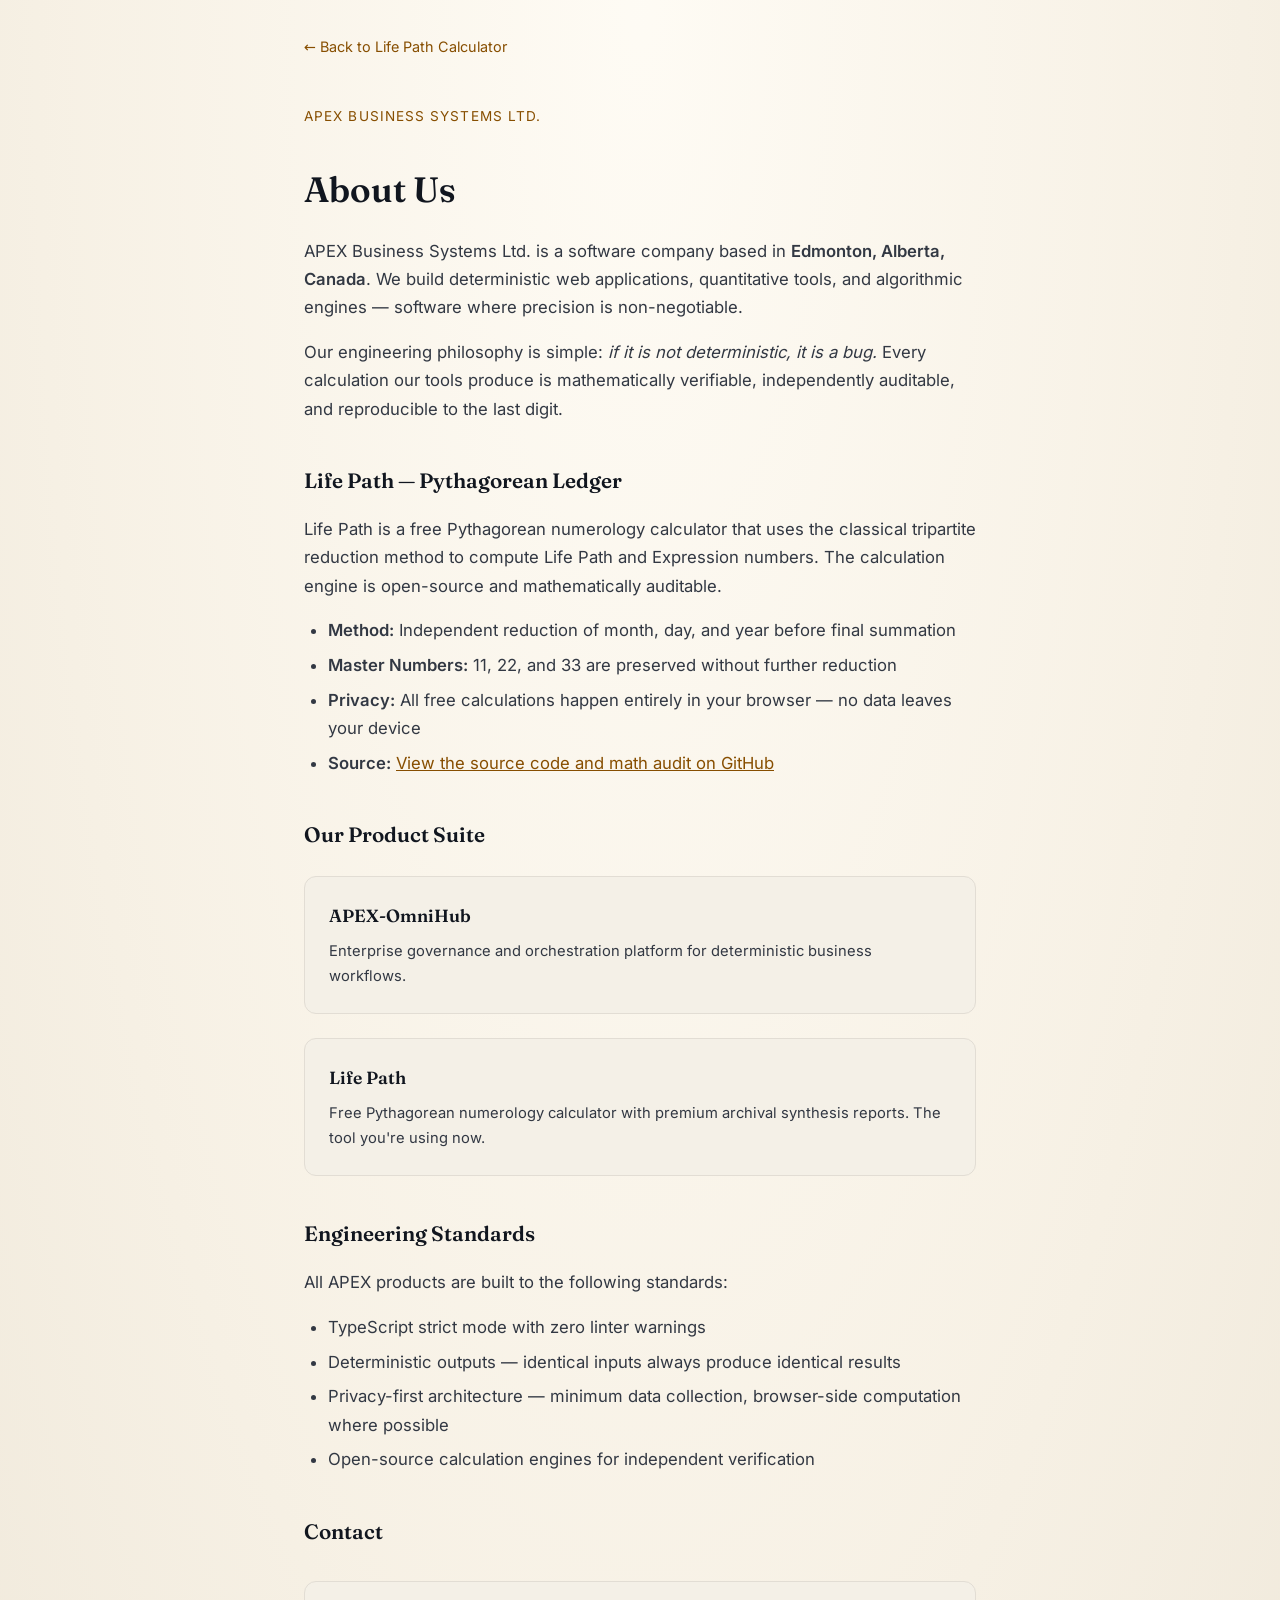
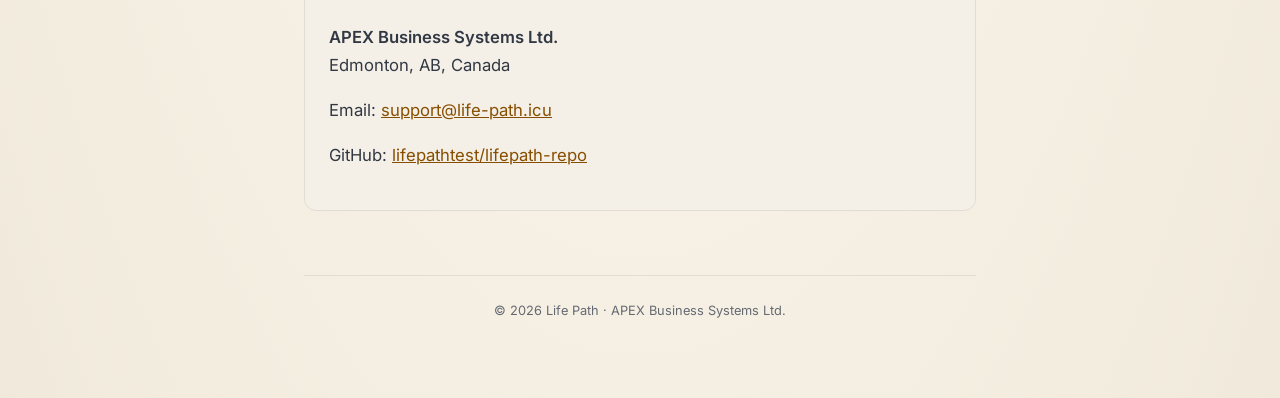
<file: public/about.html>
<!DOCTYPE html>
<html lang="en">
<head>
<meta charset="UTF-8">
<meta name="viewport" content="width=device-width, initial-scale=1.0">
<title>About APEX Business Systems Ltd. — Life Path</title>
<meta name="description" content="APEX Business Systems Ltd. builds deterministic web applications, quantitative tools, and algorithmic engines. Life Path is our Pythagorean numerology calculator.">
<meta name="robots" content="index, follow">
<link rel="canonical" href="https://life-path.icu/about.html">
<link rel="icon" href="/mark.svg" type="image/svg+xml">
<link rel="stylesheet" href="/fonts/fonts.css">

<script type="application/ld+json">
{
  "@context": "https://schema.org",
  "@type": "AboutPage",
  "@id": "https://life-path.icu/about.html",
  "name": "About APEX Business Systems Ltd.",
  "url": "https://life-path.icu/about.html",
  "datePublished": "2026-09-14",
  "dateModified": "2026-09-14",
  "isPartOf": { "@id": "https://life-path.icu/#website" },
  "about": { "@id": "https://life-path.icu/#organization" },
  "breadcrumb": {
    "@type": "BreadcrumbList",
    "itemListElement": [
      { "@type": "ListItem", "position": 1, "name": "Home", "item": "https://life-path.icu/" },
      { "@type": "ListItem", "position": 2, "name": "About", "item": "https://life-path.icu/about.html" }
    ]
  }
}
</script>

<style>
  :root {
    --paper-50:  oklch(0.980 0.008 85);
    --paper-100: oklch(0.955 0.012 85);
    --paper-200: oklch(0.900 0.014 85);
    --ink-900:   oklch(0.200 0.020 262);
    --ink-700:   oklch(0.340 0.020 262);
    --ink-500:   oklch(0.520 0.015 262);
    --brass-600: oklch(0.580 0.120 70);
    --brass-700: oklch(0.480 0.120 70);
    --brass-100: oklch(0.930 0.030 70);

    --color-bg: var(--paper-50);
    --color-surface: var(--paper-100);
    --color-border: var(--paper-200);
    --color-text: var(--ink-900);
    --color-text-muted: var(--ink-500);

    --font-display: 'Fraunces', Georgia, serif;
    --font-body: 'Inter', system-ui, -apple-system, sans-serif;
    --text-base: clamp(0.95rem, 0.92rem + 0.15vw, 1.05rem);
  }

  @supports not (color: oklch(0.98 0.008 85)) {
    :root {
      --paper-50:  #FAF7F0;
      --paper-100: #F3EFE6;
      --paper-200: #E5DFD1;
      --ink-900:   #1C2333;
      --ink-700:   #333C4F;
      --ink-500:   #5E677B;
      --brass-600: #B08A3E;
      --brass-700: #8F6E2E;
      --brass-100: #EFE5CD;
    }
  }

  * { box-sizing: border-box; }
  html { scroll-behavior: smooth; }

  body {
    margin: 0;
    min-height: 100vh;
    background-color: #FAF7F0;
    background-image: radial-gradient(ellipse at 50% 0%, rgba(255,252,245,0.85) 0%, rgba(247,241,229,0.94) 60%, rgba(240,233,219,0.98) 100%);
    color: var(--color-text);
    font-family: var(--font-body);
    font-size: var(--text-base);
    line-height: 1.7;
    -webkit-font-smoothing: antialiased;
  }

  .wrap {
    max-width: 720px;
    margin-inline: auto;
    padding: 2rem 1.5rem 4rem;
  }

  .back-link {
    display: inline-flex;
    align-items: center;
    gap: 0.4rem;
    color: var(--brass-700);
    text-decoration: none;
    font-size: 0.9rem;
    margin-bottom: 2rem;
    transition: color 0.2s;
  }
  .back-link:hover { color: var(--brass-600); }

  h1 {
    font-family: var(--font-display);
    font-size: clamp(1.6rem, 1.4rem + 1vw, 2.2rem);
    font-weight: 600;
    margin: 0 0 0.5rem;
    color: var(--ink-900);
  }

  .subtitle {
    color: var(--brass-700);
    font-size: 0.85rem;
    text-transform: uppercase;
    letter-spacing: 0.08em;
    margin-bottom: 2rem;
  }

  h2 {
    font-family: var(--font-display);
    font-size: 1.3rem;
    font-weight: 600;
    margin: 2.5rem 0 0.75rem;
    color: var(--ink-900);
  }

  p, li { color: var(--ink-700); }

  ul {
    padding-left: 1.5rem;
    margin: 0.75rem 0;
  }
  li { margin-bottom: 0.4rem; }

  a { color: var(--brass-700); }
  a:hover { color: var(--brass-600); }

  .product-card {
    background: var(--color-surface);
    border: 1px solid var(--color-border);
    border-radius: 12px;
    padding: 1.5rem;
    margin: 1.5rem 0;
  }
  .product-card h3 {
    font-family: var(--font-display);
    font-size: 1.1rem;
    font-weight: 600;
    margin: 0 0 0.5rem;
    color: var(--ink-900);
  }
  .product-card p {
    margin: 0;
    font-size: 0.92rem;
  }

  .contact-block {
    background: var(--color-surface);
    border: 1px solid var(--color-border);
    border-radius: 12px;
    padding: 1.5rem;
    margin-top: 2rem;
  }

  .footer-meta {
    margin-top: 4rem;
    padding-top: 1.5rem;
    border-top: 1px solid var(--color-border);
    font-size: 0.8rem;
    color: var(--ink-500);
    text-align: center;
  }
</style>
</head>
<body>
<div class="wrap">
  <a href="/" class="back-link">← Back to Life Path Calculator</a>

  <p class="subtitle">APEX Business Systems Ltd.</p>
  <h1>About Us</h1>

  <p>APEX Business Systems Ltd. is a software company based in <strong>Edmonton, Alberta, Canada</strong>. We build deterministic web applications, quantitative tools, and algorithmic engines — software where precision is non-negotiable.</p>

  <p>Our engineering philosophy is simple: <em>if it is not deterministic, it is a bug.</em> Every calculation our tools produce is mathematically verifiable, independently auditable, and reproducible to the last digit.</p>

  <h2>Life Path — Pythagorean Ledger</h2>
  <p>Life Path is a free Pythagorean numerology calculator that uses the classical tripartite reduction method to compute Life Path and Expression numbers. The calculation engine is open-source and mathematically auditable.</p>
  <ul>
    <li><strong>Method:</strong> Independent reduction of month, day, and year before final summation</li>
    <li><strong>Master Numbers:</strong> 11, 22, and 33 are preserved without further reduction</li>
    <li><strong>Privacy:</strong> All free calculations happen entirely in your browser — no data leaves your device</li>
    <li><strong>Source:</strong> <a href="https://github.com/lifepathtest/lifepath-repo" target="_blank" rel="noopener noreferrer">View the source code and math audit on GitHub</a></li>
  </ul>

  <h2>Our Product Suite</h2>

  <div class="product-card">
    <h3>APEX-OmniHub</h3>
    <p>Enterprise governance and orchestration platform for deterministic business workflows.</p>
  </div>

  <div class="product-card">
    <h3>Life Path</h3>
    <p>Free Pythagorean numerology calculator with premium archival synthesis reports. The tool you're using now.</p>
  </div>

  <h2>Engineering Standards</h2>
  <p>All APEX products are built to the following standards:</p>
  <ul>
    <li>TypeScript strict mode with zero linter warnings</li>
    <li>Deterministic outputs — identical inputs always produce identical results</li>
    <li>Privacy-first architecture — minimum data collection, browser-side computation where possible</li>
    <li>Open-source calculation engines for independent verification</li>
  </ul>

  <h2>Contact</h2>
  <div class="contact-block">
    <p><strong>APEX Business Systems Ltd.</strong><br>
    Edmonton, AB, Canada</p>
    <p>Email: <a href="mailto:support@life-path.icu">support@life-path.icu</a></p>
    <p>GitHub: <a href="https://github.com/lifepathtest/lifepath-repo" target="_blank" rel="noopener noreferrer">lifepathtest/lifepath-repo</a></p>
  </div>

  <p class="footer-meta">© 2026 Life Path · APEX Business Systems Ltd.</p>
</div>
</body>
</html>
</file>
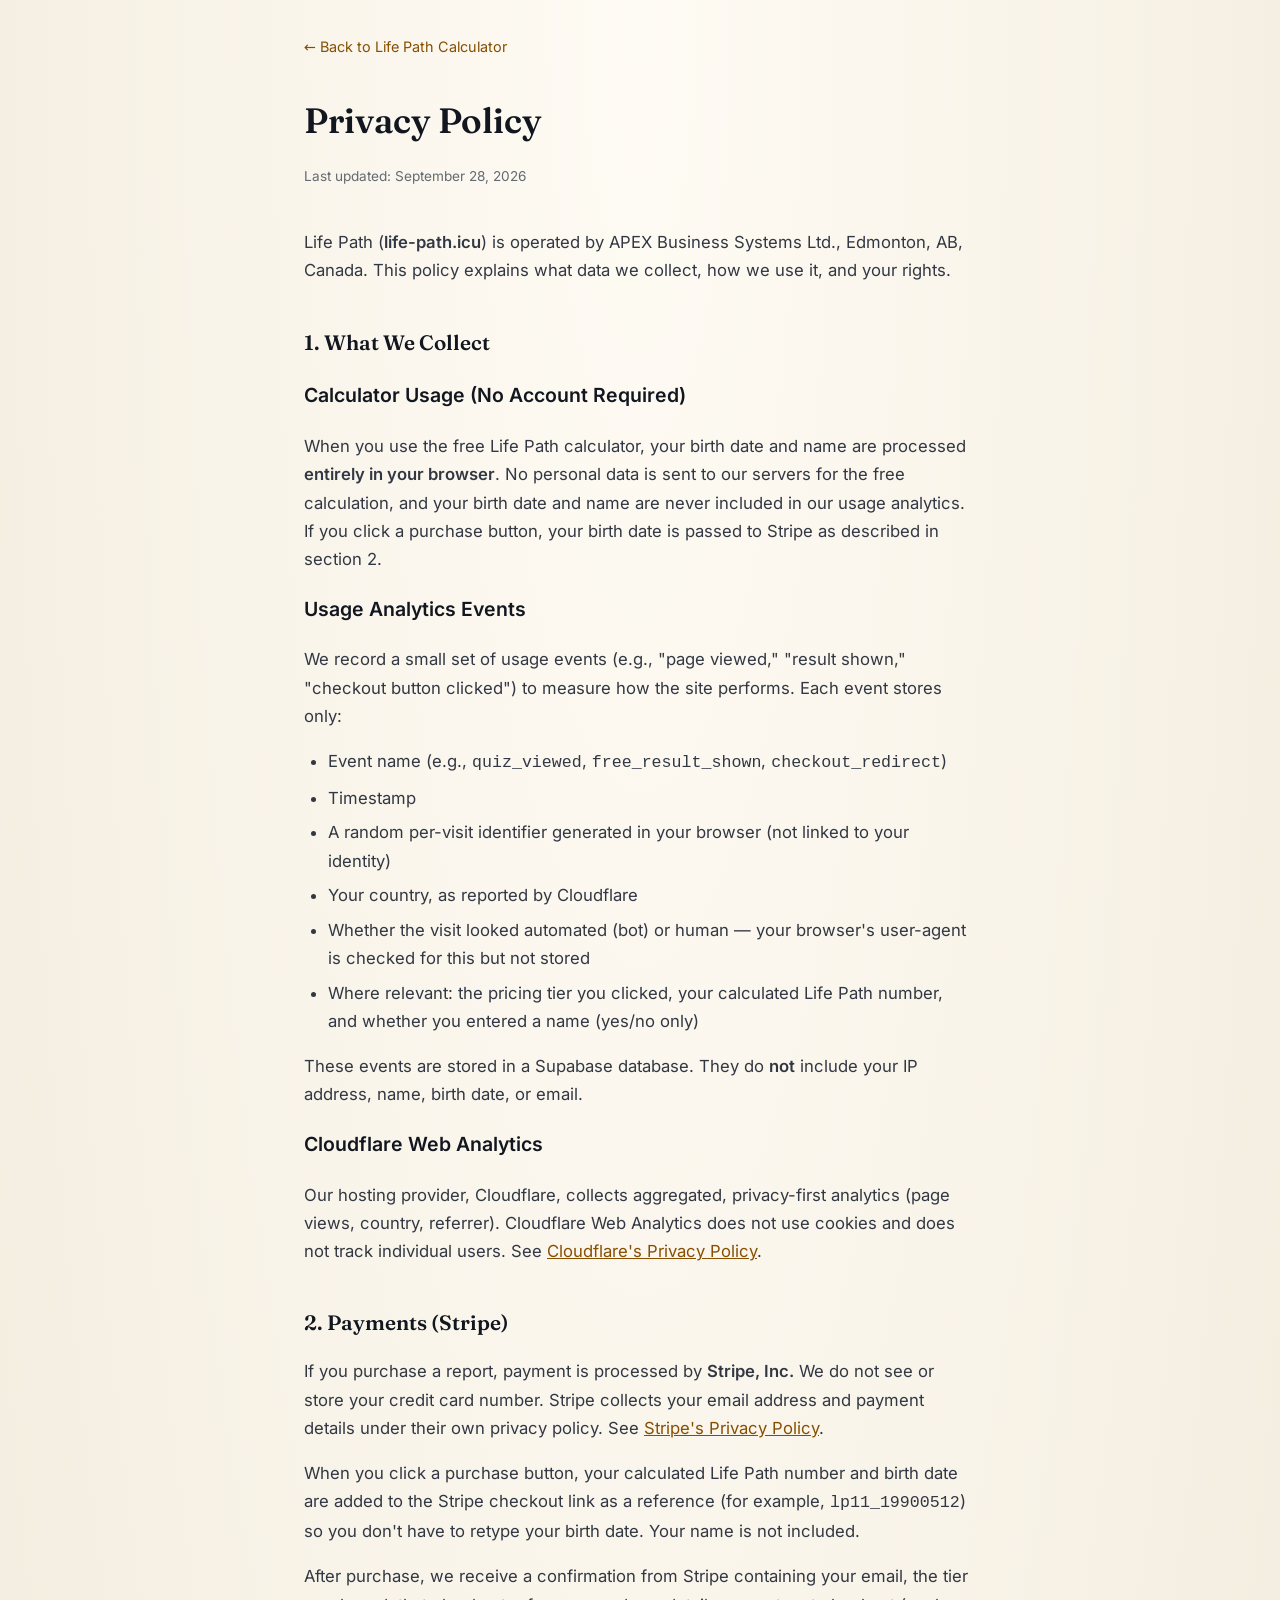
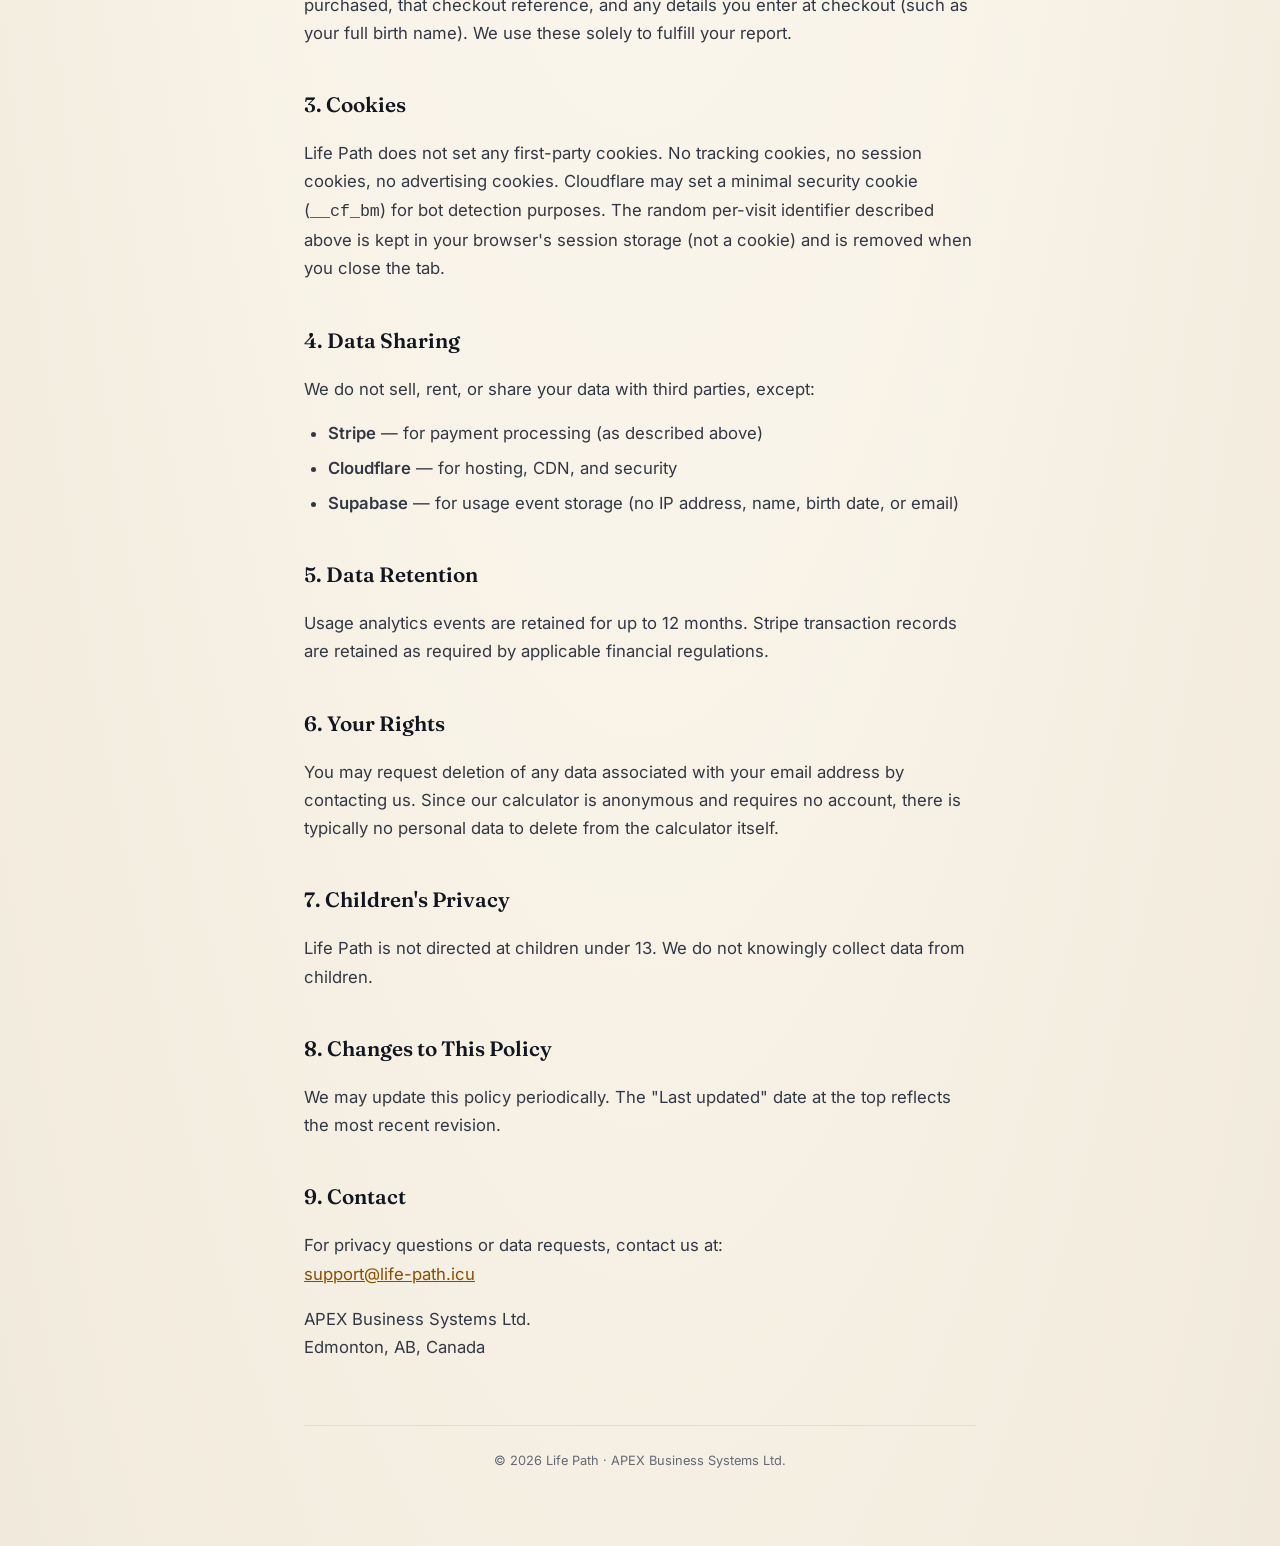
<file: public/privacy.html>
<!DOCTYPE html>
<html lang="en">
<head>
<meta charset="UTF-8">
<meta name="viewport" content="width=device-width, initial-scale=1.0">
<title>Privacy Policy — Life Path | APEX Business Systems Ltd.</title>
<meta name="description" content="Privacy policy for Life Path (life-path.icu). Learn how we handle your data, what we collect, and how Stripe processes payments.">
<meta name="robots" content="index, follow">
<link rel="canonical" href="https://life-path.icu/privacy.html">
<link rel="icon" href="/mark.svg" type="image/svg+xml">
<link rel="stylesheet" href="/fonts/fonts.css">

<script type="application/ld+json">
{
  "@context": "https://schema.org",
  "@type": "WebPage",
  "@id": "https://life-path.icu/privacy.html",
  "name": "Privacy Policy",
  "url": "https://life-path.icu/privacy.html",
  "datePublished": "2026-09-14",
  "dateModified": "2026-09-28",
  "isPartOf": { "@id": "https://life-path.icu/#website" },
  "breadcrumb": {
    "@type": "BreadcrumbList",
    "itemListElement": [
      { "@type": "ListItem", "position": 1, "name": "Home", "item": "https://life-path.icu/" },
      { "@type": "ListItem", "position": 2, "name": "Privacy Policy", "item": "https://life-path.icu/privacy.html" }
    ]
  }
}
</script>

<style>
  :root {
    --paper-50:  oklch(0.980 0.008 85);
    --paper-100: oklch(0.955 0.012 85);
    --paper-200: oklch(0.900 0.014 85);
    --ink-900:   oklch(0.200 0.020 262);
    --ink-700:   oklch(0.340 0.020 262);
    --ink-500:   oklch(0.520 0.015 262);
    --brass-600: oklch(0.580 0.120 70);
    --brass-700: oklch(0.480 0.120 70);
    --brass-100: oklch(0.930 0.030 70);

    --color-bg: var(--paper-50);
    --color-surface: var(--paper-100);
    --color-border: var(--paper-200);
    --color-text: var(--ink-900);
    --color-text-muted: var(--ink-500);

    --font-display: 'Fraunces', Georgia, serif;
    --font-body: 'Inter', system-ui, -apple-system, sans-serif;
    --text-base: clamp(0.95rem, 0.92rem + 0.15vw, 1.05rem);
  }

  @supports not (color: oklch(0.98 0.008 85)) {
    :root {
      --paper-50:  #FAF7F0;
      --paper-100: #F3EFE6;
      --paper-200: #E5DFD1;
      --ink-900:   #1C2333;
      --ink-700:   #333C4F;
      --ink-500:   #5E677B;
      --brass-600: #B08A3E;
      --brass-700: #8F6E2E;
      --brass-100: #EFE5CD;
    }
  }

  * { box-sizing: border-box; }
  html { scroll-behavior: smooth; }

  body {
    margin: 0;
    min-height: 100vh;
    background-color: #FAF7F0;
    background-image: radial-gradient(ellipse at 50% 0%, rgba(255,252,245,0.85) 0%, rgba(247,241,229,0.94) 60%, rgba(240,233,219,0.98) 100%);
    color: var(--color-text);
    font-family: var(--font-body);
    font-size: var(--text-base);
    line-height: 1.7;
    -webkit-font-smoothing: antialiased;
  }

  .wrap {
    max-width: 720px;
    margin-inline: auto;
    padding: 2rem 1.5rem 4rem;
  }

  .back-link {
    display: inline-flex;
    align-items: center;
    gap: 0.4rem;
    color: var(--brass-700);
    text-decoration: none;
    font-size: 0.9rem;
    margin-bottom: 2rem;
    transition: color 0.2s;
  }
  .back-link:hover { color: var(--brass-600); }

  h1 {
    font-family: var(--font-display);
    font-size: clamp(1.6rem, 1.4rem + 1vw, 2.2rem);
    font-weight: 600;
    margin: 0 0 0.5rem;
    color: var(--ink-900);
  }

  .last-updated {
    color: var(--ink-500);
    font-size: 0.85rem;
    margin-bottom: 2.5rem;
  }

  h2 {
    font-family: var(--font-display);
    font-size: 1.3rem;
    font-weight: 600;
    margin: 2.5rem 0 0.75rem;
    color: var(--ink-900);
  }

  p, li { color: var(--ink-700); }

  ul {
    padding-left: 1.5rem;
    margin: 0.75rem 0;
  }
  li { margin-bottom: 0.4rem; }

  a { color: var(--brass-700); }
  a:hover { color: var(--brass-600); }

  .footer-meta {
    margin-top: 4rem;
    padding-top: 1.5rem;
    border-top: 1px solid var(--color-border);
    font-size: 0.8rem;
    color: var(--ink-500);
    text-align: center;
  }
</style>
</head>
<body>
<div class="wrap">
  <a href="/" class="back-link">← Back to Life Path Calculator</a>

  <h1>Privacy Policy</h1>
  <p class="last-updated">Last updated: September 28, 2026</p>

  <p>Life Path (<strong>life-path.icu</strong>) is operated by APEX Business Systems Ltd., Edmonton, AB, Canada. This policy explains what data we collect, how we use it, and your rights.</p>

  <h2>1. What We Collect</h2>

  <h3>Calculator Usage (No Account Required)</h3>
  <p>When you use the free Life Path calculator, your birth date and name are processed <strong>entirely in your browser</strong>. No personal data is sent to our servers for the free calculation, and your birth date and name are never included in our usage analytics. If you click a purchase button, your birth date is passed to Stripe as described in section 2.</p>

  <h3>Usage Analytics Events</h3>
  <p>We record a small set of usage events (e.g., "page viewed," "result shown," "checkout button clicked") to measure how the site performs. Each event stores only:</p>
  <ul>
    <li>Event name (e.g., <code>quiz_viewed</code>, <code>free_result_shown</code>, <code>checkout_redirect</code>)</li>
    <li>Timestamp</li>
    <li>A random per-visit identifier generated in your browser (not linked to your identity)</li>
    <li>Your country, as reported by Cloudflare</li>
    <li>Whether the visit looked automated (bot) or human — your browser's user-agent is checked for this but not stored</li>
    <li>Where relevant: the pricing tier you clicked, your calculated Life Path number, and whether you entered a name (yes/no only)</li>
  </ul>
  <p>These events are stored in a Supabase database. They do <strong>not</strong> include your IP address, name, birth date, or email.</p>

  <h3>Cloudflare Web Analytics</h3>
  <p>Our hosting provider, Cloudflare, collects aggregated, privacy-first analytics (page views, country, referrer). Cloudflare Web Analytics does not use cookies and does not track individual users. See <a href="https://www.cloudflare.com/privacypolicy/" target="_blank" rel="noopener noreferrer">Cloudflare's Privacy Policy</a>.</p>

  <h2>2. Payments (Stripe)</h2>
  <p>If you purchase a report, payment is processed by <strong>Stripe, Inc.</strong> We do not see or store your credit card number. Stripe collects your email address and payment details under their own privacy policy. See <a href="https://stripe.com/privacy" target="_blank" rel="noopener noreferrer">Stripe's Privacy Policy</a>.</p>
  <p>When you click a purchase button, your calculated Life Path number and birth date are added to the Stripe checkout link as a reference (for example, <code>lp11_19900512</code>) so you don't have to retype your birth date. Your name is not included.</p>
  <p>After purchase, we receive a confirmation from Stripe containing your email, the tier purchased, that checkout reference, and any details you enter at checkout (such as your full birth name). We use these solely to fulfill your report.</p>

  <h2>3. Cookies</h2>
  <p>Life Path does not set any first-party cookies. No tracking cookies, no session cookies, no advertising cookies. Cloudflare may set a minimal security cookie (<code>__cf_bm</code>) for bot detection purposes. The random per-visit identifier described above is kept in your browser's session storage (not a cookie) and is removed when you close the tab.</p>

  <h2>4. Data Sharing</h2>
  <p>We do not sell, rent, or share your data with third parties, except:</p>
  <ul>
    <li><strong>Stripe</strong> — for payment processing (as described above)</li>
    <li><strong>Cloudflare</strong> — for hosting, CDN, and security</li>
    <li><strong>Supabase</strong> — for usage event storage (no IP address, name, birth date, or email)</li>
  </ul>

  <h2>5. Data Retention</h2>
  <p>Usage analytics events are retained for up to 12 months. Stripe transaction records are retained as required by applicable financial regulations.</p>

  <h2>6. Your Rights</h2>
  <p>You may request deletion of any data associated with your email address by contacting us. Since our calculator is anonymous and requires no account, there is typically no personal data to delete from the calculator itself.</p>

  <h2>7. Children's Privacy</h2>
  <p>Life Path is not directed at children under 13. We do not knowingly collect data from children.</p>

  <h2>8. Changes to This Policy</h2>
  <p>We may update this policy periodically. The "Last updated" date at the top reflects the most recent revision.</p>

  <h2>9. Contact</h2>
  <p>For privacy questions or data requests, contact us at:<br>
  <a href="mailto:support@life-path.icu">support@life-path.icu</a></p>
  <p>APEX Business Systems Ltd.<br>Edmonton, AB, Canada</p>

  <p class="footer-meta">© 2026 Life Path · APEX Business Systems Ltd.</p>
</div>
</body>
</html>
</file>
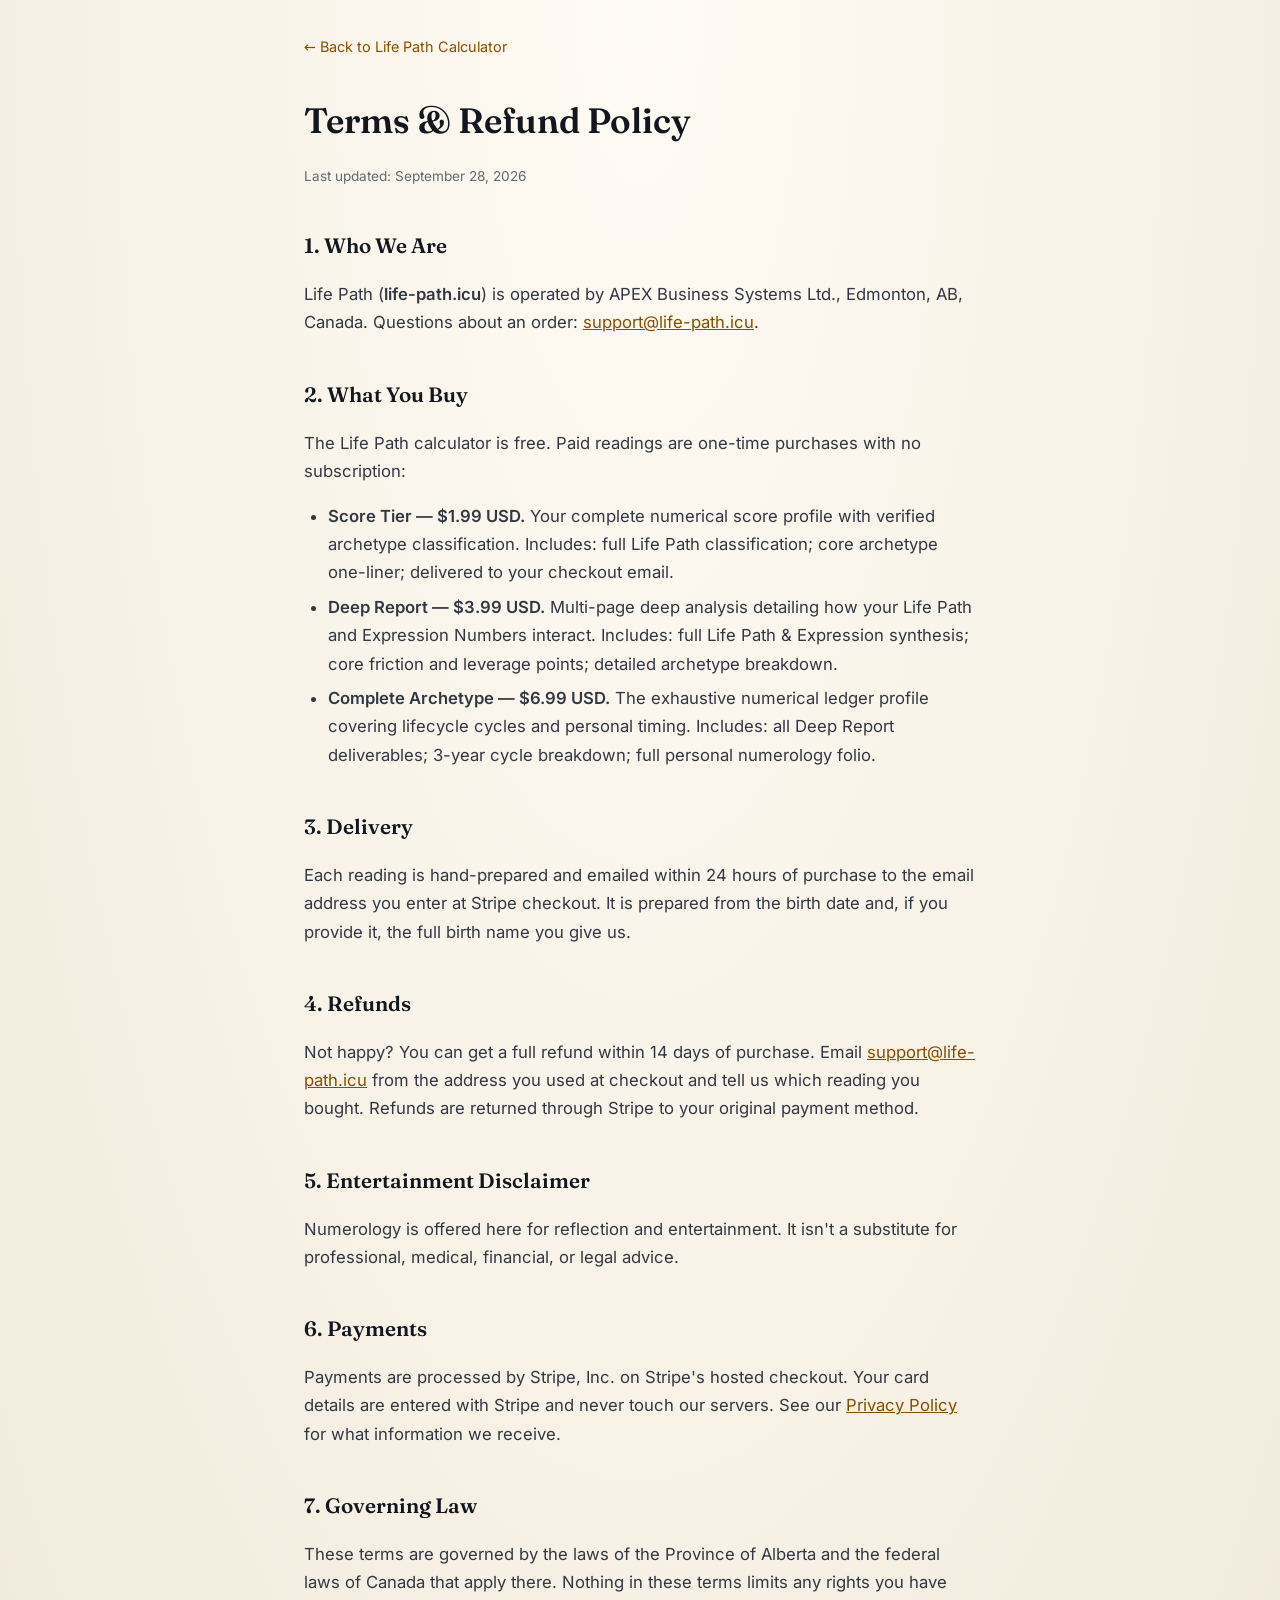
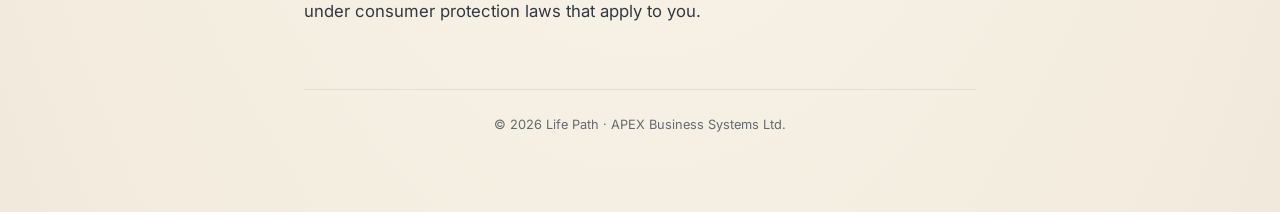
<file: public/terms.html>
<!DOCTYPE html>
<html lang="en">
<head>
<!-- COUNSEL REVIEW REQUIRED BEFORE RELYING ON THIS PAGE -->
<meta charset="UTF-8">
<meta name="viewport" content="width=device-width, initial-scale=1.0">
<title>Terms &amp; Refund Policy — Life Path | APEX Business Systems Ltd.</title>
<meta name="description" content="Terms of sale and refund policy for Life Path (life-path.icu): what each reading includes, delivery timing, refunds, and payment processing by Stripe.">
<meta name="robots" content="index, follow">
<link rel="canonical" href="https://life-path.icu/terms.html">
<link rel="icon" href="/mark.svg" type="image/svg+xml">
<link rel="stylesheet" href="/fonts/fonts.css">

<script type="application/ld+json">
{
  "@context": "https://schema.org",
  "@type": "WebPage",
  "@id": "https://life-path.icu/terms.html",
  "name": "Terms & Refund Policy",
  "url": "https://life-path.icu/terms.html",
  "datePublished": "2026-09-28",
  "dateModified": "2026-09-28",
  "isPartOf": { "@id": "https://life-path.icu/#website" },
  "breadcrumb": {
    "@type": "BreadcrumbList",
    "itemListElement": [
      { "@type": "ListItem", "position": 1, "name": "Home", "item": "https://life-path.icu/" },
      { "@type": "ListItem", "position": 2, "name": "Terms & Refund Policy", "item": "https://life-path.icu/terms.html" }
    ]
  }
}
</script>

<style>
  :root {
    --paper-50:  oklch(0.980 0.008 85);
    --paper-100: oklch(0.955 0.012 85);
    --paper-200: oklch(0.900 0.014 85);
    --ink-900:   oklch(0.200 0.020 262);
    --ink-700:   oklch(0.340 0.020 262);
    --ink-500:   oklch(0.520 0.015 262);
    --brass-600: oklch(0.580 0.120 70);
    --brass-700: oklch(0.480 0.120 70);
    --brass-100: oklch(0.930 0.030 70);

    --color-bg: var(--paper-50);
    --color-surface: var(--paper-100);
    --color-border: var(--paper-200);
    --color-text: var(--ink-900);
    --color-text-muted: var(--ink-500);

    --font-display: 'Fraunces', Georgia, serif;
    --font-body: 'Inter', system-ui, -apple-system, sans-serif;
    --text-base: clamp(0.95rem, 0.92rem + 0.15vw, 1.05rem);
  }

  @supports not (color: oklch(0.98 0.008 85)) {
    :root {
      --paper-50:  #FAF7F0;
      --paper-100: #F3EFE6;
      --paper-200: #E5DFD1;
      --ink-900:   #1C2333;
      --ink-700:   #333C4F;
      --ink-500:   #5E677B;
      --brass-600: #B08A3E;
      --brass-700: #8F6E2E;
      --brass-100: #EFE5CD;
    }
  }

  * { box-sizing: border-box; }
  html { scroll-behavior: smooth; }

  body {
    margin: 0;
    min-height: 100vh;
    background-color: #FAF7F0;
    background-image: radial-gradient(ellipse at 50% 0%, rgba(255,252,245,0.85) 0%, rgba(247,241,229,0.94) 60%, rgba(240,233,219,0.98) 100%);
    color: var(--color-text);
    font-family: var(--font-body);
    font-size: var(--text-base);
    line-height: 1.7;
    -webkit-font-smoothing: antialiased;
  }

  .wrap {
    max-width: 720px;
    margin-inline: auto;
    padding: 2rem 1.5rem 4rem;
  }

  .back-link {
    display: inline-flex;
    align-items: center;
    gap: 0.4rem;
    color: var(--brass-700);
    text-decoration: none;
    font-size: 0.9rem;
    margin-bottom: 2rem;
    transition: color 0.2s;
  }
  .back-link:hover { color: var(--brass-600); }

  h1 {
    font-family: var(--font-display);
    font-size: clamp(1.6rem, 1.4rem + 1vw, 2.2rem);
    font-weight: 600;
    margin: 0 0 0.5rem;
    color: var(--ink-900);
  }

  .last-updated {
    color: var(--ink-500);
    font-size: 0.85rem;
    margin-bottom: 2.5rem;
  }

  h2 {
    font-family: var(--font-display);
    font-size: 1.3rem;
    font-weight: 600;
    margin: 2.5rem 0 0.75rem;
    color: var(--ink-900);
  }

  p, li { color: var(--ink-700); }

  ul {
    padding-left: 1.5rem;
    margin: 0.75rem 0;
  }
  li { margin-bottom: 0.4rem; }

  a { color: var(--brass-700); }
  a:hover { color: var(--brass-600); }

  .footer-meta {
    margin-top: 4rem;
    padding-top: 1.5rem;
    border-top: 1px solid var(--color-border);
    font-size: 0.8rem;
    color: var(--ink-500);
    text-align: center;
  }
</style>
</head>
<body>
<div class="wrap">
  <a href="/" class="back-link">← Back to Life Path Calculator</a>

  <h1>Terms &amp; Refund Policy</h1>
  <p class="last-updated">Last updated: September 28, 2026</p>

  <h2>1. Who We Are</h2>
  <p>Life Path (<strong>life-path.icu</strong>) is operated by APEX Business Systems Ltd., Edmonton, AB, Canada. Questions about an order: <a href="mailto:support@life-path.icu">support@life-path.icu</a>.</p>

  <h2>2. What You Buy</h2>
  <p>The Life Path calculator is free. Paid readings are one-time purchases with no subscription:</p>
  <ul>
    <li><strong>Score Tier — $1.99 USD.</strong> Your complete numerical score profile with verified archetype classification. Includes: full Life Path classification; core archetype one-liner; delivered to your checkout email.</li>
    <li><strong>Deep Report — $3.99 USD.</strong> Multi-page deep analysis detailing how your Life Path and Expression Numbers interact. Includes: full Life Path &amp; Expression synthesis; core friction and leverage points; detailed archetype breakdown.</li>
    <li><strong>Complete Archetype — $6.99 USD.</strong> The exhaustive numerical ledger profile covering lifecycle cycles and personal timing. Includes: all Deep Report deliverables; 3-year cycle breakdown; full personal numerology folio.</li>
  </ul>

  <h2>3. Delivery</h2>
  <p>Each reading is hand-prepared and emailed within 24 hours of purchase to the email address you enter at Stripe checkout. It is prepared from the birth date and, if you provide it, the full birth name you give us.</p>

  <h2>4. Refunds</h2>
  <p>Not happy? You can get a full refund within 14 days of purchase. Email <a href="mailto:support@life-path.icu">support@life-path.icu</a> from the address you used at checkout and tell us which reading you bought. Refunds are returned through Stripe to your original payment method.</p>

  <h2>5. Entertainment Disclaimer</h2>
  <p>Numerology is offered here for reflection and entertainment. It isn't a substitute for professional, medical, financial, or legal advice.</p>

  <h2>6. Payments</h2>
  <p>Payments are processed by Stripe, Inc. on Stripe's hosted checkout. Your card details are entered with Stripe and never touch our servers. See our <a href="/privacy.html">Privacy Policy</a> for what information we receive.</p>

  <h2>7. Governing Law</h2>
  <p>These terms are governed by the laws of the Province of Alberta and the federal laws of Canada that apply there. Nothing in these terms limits any rights you have under consumer protection laws that apply to you.</p>

  <p class="footer-meta">© 2026 Life Path · APEX Business Systems Ltd.</p>
</div>
</body>
</html>
</file>
<file: fonts/fonts.css>
@font-face {
  font-family: 'Cormorant Garamond';
  font-style: italic;
  font-weight: 400;
  font-display: swap;
  src: url('/fonts/cormorant-garamond-400-italic-1.woff2') format('woff2');
  unicode-range: U+0460-052F, U+1C80-1C8A, U+20B4, U+2DE0-2DFF, U+A640-A69F, U+FE2E-FE2F;
}

@font-face {
  font-family: 'Cormorant Garamond';
  font-style: italic;
  font-weight: 400;
  font-display: swap;
  src: url('/fonts/cormorant-garamond-400-italic-2.woff2') format('woff2');
  unicode-range: U+0301, U+0400-045F, U+0490-0491, U+04B0-04B1, U+2116;
}

@font-face {
  font-family: 'Cormorant Garamond';
  font-style: italic;
  font-weight: 400;
  font-display: swap;
  src: url('/fonts/cormorant-garamond-400-italic-3.woff2') format('woff2');
  unicode-range: U+0102-0103, U+0110-0111, U+0128-0129, U+0168-0169, U+01A0-01A1, U+01AF-01B0, U+0300-0301, U+0303-0304, U+0308-0309, U+0323, U+0329, U+1EA0-1EF9, U+20AB;
}

@font-face {
  font-family: 'Cormorant Garamond';
  font-style: italic;
  font-weight: 400;
  font-display: swap;
  src: url('/fonts/cormorant-garamond-400-italic-4.woff2') format('woff2');
  unicode-range: U+0100-02BA, U+02BD-02C5, U+02C7-02CC, U+02CE-02D7, U+02DD-02FF, U+0304, U+0308, U+0329, U+1D00-1DBF, U+1E00-1E9F, U+1EF2-1EFF, U+2020, U+20A0-20AB, U+20AD-20C0, U+2113, U+2C60-2C7F, U+A720-A7FF;
}

@font-face {
  font-family: 'Cormorant Garamond';
  font-style: italic;
  font-weight: 400;
  font-display: swap;
  src: url('/fonts/cormorant-garamond-400-italic-5.woff2') format('woff2');
  unicode-range: U+0000-00FF, U+0131, U+0152-0153, U+02BB-02BC, U+02C6, U+02DA, U+02DC, U+0304, U+0308, U+0329, U+2000-206F, U+20AC, U+2122, U+2191, U+2193, U+2212, U+2215, U+FEFF, U+FFFD;
}

@font-face {
  font-family: 'Fraunces';
  font-style: normal;
  font-weight: 300;
  font-display: swap;
  src: url('/fonts/fraunces-300-normal-6.woff2') format('woff2');
  unicode-range: U+0102-0103, U+0110-0111, U+0128-0129, U+0168-0169, U+01A0-01A1, U+01AF-01B0, U+0300-0301, U+0303-0304, U+0308-0309, U+0323, U+0329, U+1EA0-1EF9, U+20AB;
}

@font-face {
  font-family: 'Fraunces';
  font-style: normal;
  font-weight: 300;
  font-display: swap;
  src: url('/fonts/fraunces-300-normal-7.woff2') format('woff2');
  unicode-range: U+0100-02BA, U+02BD-02C5, U+02C7-02CC, U+02CE-02D7, U+02DD-02FF, U+0304, U+0308, U+0329, U+1D00-1DBF, U+1E00-1E9F, U+1EF2-1EFF, U+2020, U+20A0-20AB, U+20AD-20C0, U+2113, U+2C60-2C7F, U+A720-A7FF;
}

@font-face {
  font-family: 'Fraunces';
  font-style: normal;
  font-weight: 300;
  font-display: swap;
  src: url('/fonts/fraunces-300-normal-8.woff2') format('woff2');
  unicode-range: U+0000-00FF, U+0131, U+0152-0153, U+02BB-02BC, U+02C6, U+02DA, U+02DC, U+0304, U+0308, U+0329, U+2000-206F, U+20AC, U+2122, U+2191, U+2193, U+2212, U+2215, U+FEFF, U+FFFD;
}

@font-face {
  font-family: 'Fraunces';
  font-style: normal;
  font-weight: 500;
  font-display: swap;
  src: url('/fonts/fraunces-500-normal-9.woff2') format('woff2');
  unicode-range: U+0102-0103, U+0110-0111, U+0128-0129, U+0168-0169, U+01A0-01A1, U+01AF-01B0, U+0300-0301, U+0303-0304, U+0308-0309, U+0323, U+0329, U+1EA0-1EF9, U+20AB;
}

@font-face {
  font-family: 'Fraunces';
  font-style: normal;
  font-weight: 500;
  font-display: swap;
  src: url('/fonts/fraunces-500-normal-10.woff2') format('woff2');
  unicode-range: U+0100-02BA, U+02BD-02C5, U+02C7-02CC, U+02CE-02D7, U+02DD-02FF, U+0304, U+0308, U+0329, U+1D00-1DBF, U+1E00-1E9F, U+1EF2-1EFF, U+2020, U+20A0-20AB, U+20AD-20C0, U+2113, U+2C60-2C7F, U+A720-A7FF;
}

@font-face {
  font-family: 'Fraunces';
  font-style: normal;
  font-weight: 500;
  font-display: swap;
  src: url('/fonts/fraunces-500-normal-11.woff2') format('woff2');
  unicode-range: U+0000-00FF, U+0131, U+0152-0153, U+02BB-02BC, U+02C6, U+02DA, U+02DC, U+0304, U+0308, U+0329, U+2000-206F, U+20AC, U+2122, U+2191, U+2193, U+2212, U+2215, U+FEFF, U+FFFD;
}

@font-face {
  font-family: 'Fraunces';
  font-style: normal;
  font-weight: 600;
  font-display: swap;
  src: url('/fonts/fraunces-600-normal-12.woff2') format('woff2');
  unicode-range: U+0102-0103, U+0110-0111, U+0128-0129, U+0168-0169, U+01A0-01A1, U+01AF-01B0, U+0300-0301, U+0303-0304, U+0308-0309, U+0323, U+0329, U+1EA0-1EF9, U+20AB;
}

@font-face {
  font-family: 'Fraunces';
  font-style: normal;
  font-weight: 600;
  font-display: swap;
  src: url('/fonts/fraunces-600-normal-13.woff2') format('woff2');
  unicode-range: U+0100-02BA, U+02BD-02C5, U+02C7-02CC, U+02CE-02D7, U+02DD-02FF, U+0304, U+0308, U+0329, U+1D00-1DBF, U+1E00-1E9F, U+1EF2-1EFF, U+2020, U+20A0-20AB, U+20AD-20C0, U+2113, U+2C60-2C7F, U+A720-A7FF;
}

@font-face {
  font-family: 'Fraunces';
  font-style: normal;
  font-weight: 600;
  font-display: swap;
  src: url('/fonts/fraunces-600-normal-14.woff2') format('woff2');
  unicode-range: U+0000-00FF, U+0131, U+0152-0153, U+02BB-02BC, U+02C6, U+02DA, U+02DC, U+0304, U+0308, U+0329, U+2000-206F, U+20AC, U+2122, U+2191, U+2193, U+2212, U+2215, U+FEFF, U+FFFD;
}

@font-face {
  font-family: 'Inter';
  font-style: normal;
  font-weight: 400;
  font-display: swap;
  src: url('/fonts/inter-400-normal-15.woff2') format('woff2');
  unicode-range: U+0460-052F, U+1C80-1C8A, U+20B4, U+2DE0-2DFF, U+A640-A69F, U+FE2E-FE2F;
}

@font-face {
  font-family: 'Inter';
  font-style: normal;
  font-weight: 400;
  font-display: swap;
  src: url('/fonts/inter-400-normal-16.woff2') format('woff2');
  unicode-range: U+0301, U+0400-045F, U+0490-0491, U+04B0-04B1, U+2116;
}

@font-face {
  font-family: 'Inter';
  font-style: normal;
  font-weight: 400;
  font-display: swap;
  src: url('/fonts/inter-400-normal-17.woff2') format('woff2');
  unicode-range: U+1F00-1FFF;
}

@font-face {
  font-family: 'Inter';
  font-style: normal;
  font-weight: 400;
  font-display: swap;
  src: url('/fonts/inter-400-normal-18.woff2') format('woff2');
  unicode-range: U+0370-0377, U+037A-037F, U+0384-038A, U+038C, U+038E-03A1, U+03A3-03FF;
}

@font-face {
  font-family: 'Inter';
  font-style: normal;
  font-weight: 400;
  font-display: swap;
  src: url('/fonts/inter-400-normal-19.woff2') format('woff2');
  unicode-range: U+0102-0103, U+0110-0111, U+0128-0129, U+0168-0169, U+01A0-01A1, U+01AF-01B0, U+0300-0301, U+0303-0304, U+0308-0309, U+0323, U+0329, U+1EA0-1EF9, U+20AB;
}

@font-face {
  font-family: 'Inter';
  font-style: normal;
  font-weight: 400;
  font-display: swap;
  src: url('/fonts/inter-400-normal-20.woff2') format('woff2');
  unicode-range: U+0100-02BA, U+02BD-02C5, U+02C7-02CC, U+02CE-02D7, U+02DD-02FF, U+0304, U+0308, U+0329, U+1D00-1DBF, U+1E00-1E9F, U+1EF2-1EFF, U+2020, U+20A0-20AB, U+20AD-20C0, U+2113, U+2C60-2C7F, U+A720-A7FF;
}

@font-face {
  font-family: 'Inter';
  font-style: normal;
  font-weight: 400;
  font-display: swap;
  src: url('/fonts/inter-400-normal-21.woff2') format('woff2');
  unicode-range: U+0000-00FF, U+0131, U+0152-0153, U+02BB-02BC, U+02C6, U+02DA, U+02DC, U+0304, U+0308, U+0329, U+2000-206F, U+20AC, U+2122, U+2191, U+2193, U+2212, U+2215, U+FEFF, U+FFFD;
}

@font-face {
  font-family: 'Inter';
  font-style: normal;
  font-weight: 500;
  font-display: swap;
  src: url('/fonts/inter-500-normal-22.woff2') format('woff2');
  unicode-range: U+0460-052F, U+1C80-1C8A, U+20B4, U+2DE0-2DFF, U+A640-A69F, U+FE2E-FE2F;
}

@font-face {
  font-family: 'Inter';
  font-style: normal;
  font-weight: 500;
  font-display: swap;
  src: url('/fonts/inter-500-normal-23.woff2') format('woff2');
  unicode-range: U+0301, U+0400-045F, U+0490-0491, U+04B0-04B1, U+2116;
}

@font-face {
  font-family: 'Inter';
  font-style: normal;
  font-weight: 500;
  font-display: swap;
  src: url('/fonts/inter-500-normal-24.woff2') format('woff2');
  unicode-range: U+1F00-1FFF;
}

@font-face {
  font-family: 'Inter';
  font-style: normal;
  font-weight: 500;
  font-display: swap;
  src: url('/fonts/inter-500-normal-25.woff2') format('woff2');
  unicode-range: U+0370-0377, U+037A-037F, U+0384-038A, U+038C, U+038E-03A1, U+03A3-03FF;
}

@font-face {
  font-family: 'Inter';
  font-style: normal;
  font-weight: 500;
  font-display: swap;
  src: url('/fonts/inter-500-normal-26.woff2') format('woff2');
  unicode-range: U+0102-0103, U+0110-0111, U+0128-0129, U+0168-0169, U+01A0-01A1, U+01AF-01B0, U+0300-0301, U+0303-0304, U+0308-0309, U+0323, U+0329, U+1EA0-1EF9, U+20AB;
}

@font-face {
  font-family: 'Inter';
  font-style: normal;
  font-weight: 500;
  font-display: swap;
  src: url('/fonts/inter-500-normal-27.woff2') format('woff2');
  unicode-range: U+0100-02BA, U+02BD-02C5, U+02C7-02CC, U+02CE-02D7, U+02DD-02FF, U+0304, U+0308, U+0329, U+1D00-1DBF, U+1E00-1E9F, U+1EF2-1EFF, U+2020, U+20A0-20AB, U+20AD-20C0, U+2113, U+2C60-2C7F, U+A720-A7FF;
}

@font-face {
  font-family: 'Inter';
  font-style: normal;
  font-weight: 500;
  font-display: swap;
  src: url('/fonts/inter-500-normal-28.woff2') format('woff2');
  unicode-range: U+0000-00FF, U+0131, U+0152-0153, U+02BB-02BC, U+02C6, U+02DA, U+02DC, U+0304, U+0308, U+0329, U+2000-206F, U+20AC, U+2122, U+2191, U+2193, U+2212, U+2215, U+FEFF, U+FFFD;
}

@font-face {
  font-family: 'Inter';
  font-style: normal;
  font-weight: 600;
  font-display: swap;
  src: url('/fonts/inter-600-normal-29.woff2') format('woff2');
  unicode-range: U+0460-052F, U+1C80-1C8A, U+20B4, U+2DE0-2DFF, U+A640-A69F, U+FE2E-FE2F;
}

@font-face {
  font-family: 'Inter';
  font-style: normal;
  font-weight: 600;
  font-display: swap;
  src: url('/fonts/inter-600-normal-30.woff2') format('woff2');
  unicode-range: U+0301, U+0400-045F, U+0490-0491, U+04B0-04B1, U+2116;
}

@font-face {
  font-family: 'Inter';
  font-style: normal;
  font-weight: 600;
  font-display: swap;
  src: url('/fonts/inter-600-normal-31.woff2') format('woff2');
  unicode-range: U+1F00-1FFF;
}

@font-face {
  font-family: 'Inter';
  font-style: normal;
  font-weight: 600;
  font-display: swap;
  src: url('/fonts/inter-600-normal-32.woff2') format('woff2');
  unicode-range: U+0370-0377, U+037A-037F, U+0384-038A, U+038C, U+038E-03A1, U+03A3-03FF;
}

@font-face {
  font-family: 'Inter';
  font-style: normal;
  font-weight: 600;
  font-display: swap;
  src: url('/fonts/inter-600-normal-33.woff2') format('woff2');
  unicode-range: U+0102-0103, U+0110-0111, U+0128-0129, U+0168-0169, U+01A0-01A1, U+01AF-01B0, U+0300-0301, U+0303-0304, U+0308-0309, U+0323, U+0329, U+1EA0-1EF9, U+20AB;
}

@font-face {
  font-family: 'Inter';
  font-style: normal;
  font-weight: 600;
  font-display: swap;
  src: url('/fonts/inter-600-normal-34.woff2') format('woff2');
  unicode-range: U+0100-02BA, U+02BD-02C5, U+02C7-02CC, U+02CE-02D7, U+02DD-02FF, U+0304, U+0308, U+0329, U+1D00-1DBF, U+1E00-1E9F, U+1EF2-1EFF, U+2020, U+20A0-20AB, U+20AD-20C0, U+2113, U+2C60-2C7F, U+A720-A7FF;
}

@font-face {
  font-family: 'Inter';
  font-style: normal;
  font-weight: 600;
  font-display: swap;
  src: url('/fonts/inter-600-normal-35.woff2') format('woff2');
  unicode-range: U+0000-00FF, U+0131, U+0152-0153, U+02BB-02BC, U+02C6, U+02DA, U+02DC, U+0304, U+0308, U+0329, U+2000-206F, U+20AC, U+2122, U+2191, U+2193, U+2212, U+2215, U+FEFF, U+FFFD;
}
</file>
